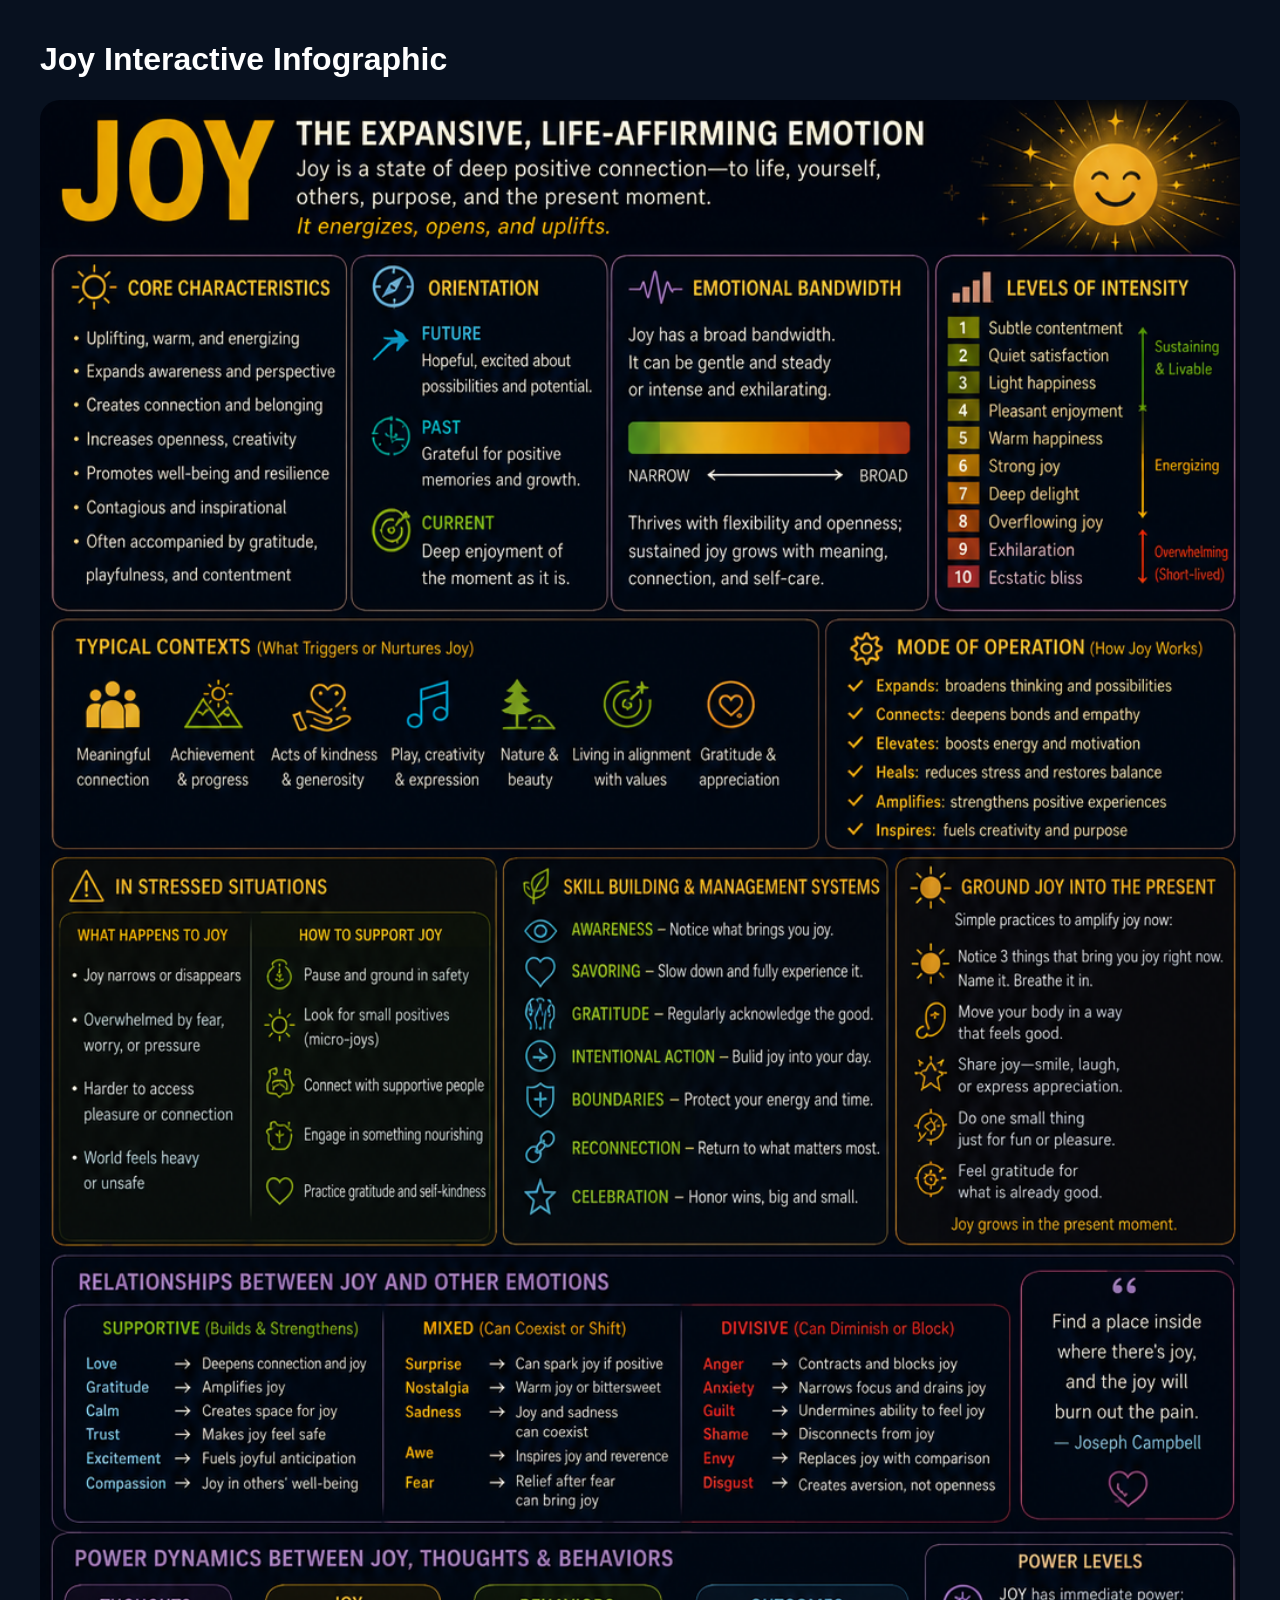
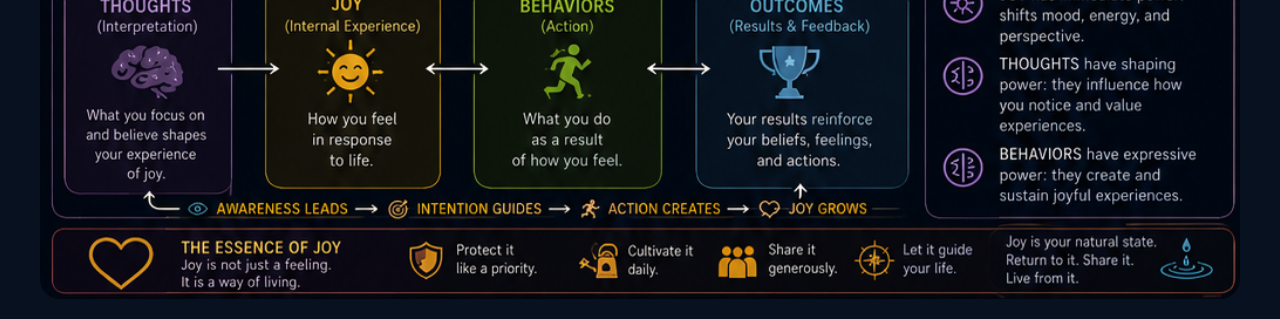
<file: index.html>
<!DOCTYPE html>
<html lang="en">
<head>
  <meta charset="UTF-8" />
  <meta name="viewport"
        content="width=device-width, initial-scale=1.0"/>

  <title>Interactive Joy Infographic</title>

  <link rel="stylesheet" href="style.css">
</head>

<body>

<div class="container">

  <h1>Joy Interactive Infographic</h1>

  <div class="image-wrapper">

    <img src="joy-infographic.png"
         alt="Joy infographic"
         class="infographic">

<!-- MAIN TITLE -->
<button class="hotspot title"
  onclick="openPanel(
  'JOY',
  'Joy is more than happiness or pleasure. It is an emotional experience that expands awareness, strengthens connection, and helps us recognize meaning, goodness, and what matters most. Joy can be quiet or vibrant, brief or enduring, and often grows through gratitude, connection, purpose, and engagement with life.',
  ''
  )"
  aria-label="Joy Title">
</button>

<!-- CORE CHARACTERISTICS -->
<button class="hotspot core"
  onclick="openPanel(
  'CORE CHARACTERISTICS',
  '• Uplifting, warm, and energizing\n\n• Expands awareness and perspective\n\n• Creates connection and belonging\n\n• Increases openness and creativity\n\n• Promotes well-being and resilience\n\n• Contagious and inspirational\n\n• Often accompanied by gratitude, playfulness, and contentment',
  'core-characteristics.html'
  )"
  aria-label="Core Characteristics">
</button>

<!-- ORIENTATION -->
<button class="hotspot orientation"
  onclick="openPanel(
  'ORIENTATION',
  '• Future-oriented joy often feels hopeful, excited, or inspired by possibility\n\n• Past-oriented joy may appear as gratitude, nostalgia, or appreciation for meaningful experiences\n\n• Present-oriented joy is grounded in enjoyment, connection, and meaning within the current moment',
  'orientation.html'
  )"
  aria-label="Orientation">
</button>

<!-- TYPICAL CONTEXTS -->
<button class="hotspot typical"
  onclick="openPanel(
  'TYPICAL CONTEXTS',
  '• Shared celebration and connection\n\n• Accomplishment and meaningful progress\n\n• Play, humor, creativity, and discovery\n\n• Gratitude, appreciation, and belonging\n\n• Moments of relief, beauty, or wonder',
  'typical-contexts.html'
  )"
  aria-label="Typical Contexts">
</button>

<!-- MODE OF OPERATION -->
<button class="hotspot mode"
  onclick="openPanel(
  'MODE OF OPERATION',
  '• Broadens attention and perspective\n\n• Opens the mind toward possibility\n\n• Increases flexibility and creativity\n\n• Encourages connection, exploration, and engagement\n\n• Builds energy for growth and resilience',
  'mode-of-operation.html'
  )"
  aria-label="Mode of Operation">
</button>

<!-- SKILL BUILDING -->
<button class="hotspot skill"
  onclick="openPanel(
  'SKILL BUILDING & MANAGEMENT SYSTEMS',
  '• Notice joy without rushing past it\n\n• Protect conditions that allow joy to grow\n\n• Practice gratitude, playfulness, and presence\n\n• Share joy in ways that create connection\n\n• Use joy as information about values, meaning, and belonging',
  'skill-building.html'
  )"
  aria-label="Skill Building and Management Systems">
</button>

<!-- EMOTIONAL BANDWIDTH -->
<button class="hotspot bandwidth"
  onclick="openPanel(
  'EMOTIONAL BANDWIDTH',
  '• Joy can be subtle, steady, bright, or deeply moving\n\n• It can appear as quiet contentment or full celebration\n\n• Joy expands emotional space instead of narrowing it\n\n• It may coexist with sadness, grief, stress, or uncertainty',
  ''
  )"
  aria-label="Emotional Bandwidth">
</button>

<!-- LEVELS OF INTENSITY -->
<button class="hotspot intensity"
  onclick="openPanel(
  'LEVELS OF INTENSITY',
  '• Low intensity joy may feel like calm appreciation or peaceful contentment\n\n• Moderate joy may feel warm, playful, connected, or energized\n\n• High intensity joy may feel exciting, celebratory, radiant, or deeply moving\n\n• Intensity can rise and fall without making joy less real',
  ''
  )"
  aria-label="Levels of Intensity">
</button>

<!-- IN STRESSED SITUATIONS -->
<button class="hotspot stressed"
  onclick="openPanel(
  'IN STRESSED SITUATIONS',
  '• Stress often narrows attention and makes joy harder to notice\n\n• Joy may become quiet, brief, or hidden under pressure\n\n• Small moments of joy can help restore emotional balance\n\n• Reconnection, rest, meaning, and support can make joy accessible again',
  ''
  )"
  aria-label="In Stressed Situations">
</button>

<!-- GROUND JOY -->
<button class="hotspot ground"
  onclick="openPanel(
  'GROUND JOY INTO THE PRESENT',
  '• Pause long enough to notice what is good, meaningful, or connecting\n\n• Let the body experience joy instead of rushing past it\n\n• Use breath, attention, gratitude, or connection to stay present\n\n• Grounding joy helps it become more real and memorable',
  ''
  )"
  aria-label="Ground Joy Into the Present">
</button>

<!-- RELATIONSHIPS -->
<button class="hotspot relationships"
  onclick="openPanel(
  'RELATIONSHIPS BETWEEN JOY AND OTHER EMOTIONS',
  '• Some emotions support joy, such as love, gratitude, calm, trust, excitement, and compassion\n\n• Some emotions mix with joy, such as surprise, nostalgia, sadness, awe, and relief after fear\n\n• Some emotions can block or distort joy, such as anger, anxiety, guilt, shame, envy, and disgust\n\n• Joy often becomes clearer when students understand how emotions interact',
  ''
  )"
  aria-label="Relationships Between Joy and Other Emotions">
</button>

<!-- QUOTE -->
<button class="hotspot quote"
  onclick="openPanel(
  'JOY QUOTE',
  'To get the full value of joy you must have someone to divide it with.\n\n— Mark Twain',
  ''
  )"
  aria-label="Joy Quote">
</button>

<!-- POWER DYNAMICS -->
<button class="hotspot power"
  onclick="openPanel(
  'POWER DYNAMICS BETWEEN JOY, THOUGHTS, AND BEHAVIORS',
  '• Awareness helps students recognize where joy is present or missing\n\n• Thoughts can either open space for joy or block it through comparison, fear, or pressure\n\n• Behaviors create conditions where joy can grow through connection, meaning, presence, and action\n\n• Joy can influence choices, motivation, relationships, and resilience',
  ''
  )"
  aria-label="Power Dynamics">
</button>

<!-- POWER LEVELS -->
<button class="hotspot powerlevels"
  onclick="openPanel(
  'POWER LEVELS',
  '• Joy has immediate power by shifting mood, energy, and perspective\n\n• Thoughts have shaping power because they influence how experiences are interpreted\n\n• Behaviors have expressive power because they create and sustain joyful experiences',
  ''
  )"
  aria-label="Power Levels">
</button>

<!-- ESSENCE OF JOY -->
<button class="hotspot essence"
  onclick="openPanel(
  'THE ESSENCE OF JOY',
  '• Joy is not just a feeling. It is a way of living\n\n• Protect it like a priority\n\n• Cultivate it daily\n\n• Share it generously\n\n• Let it guide your life',
  ''
  )"
  aria-label="The Essence of Joy">
</button>

  <!-- PANEL -->

  <div id="panel"
       class="panel hidden">

    <h2 id="panelTitle"></h2>

    <p id="panelText"></p>

    <button onclick="speakText()">
      🔊 Listen
    </button>

    <button id="learnMoreBtn">
      Explore More →
    </button>

    <button onclick="closePanel()">
      Close
    </button>

  </div>

</div>

<script src="script.js"></script>

</body>
</html>
</file>
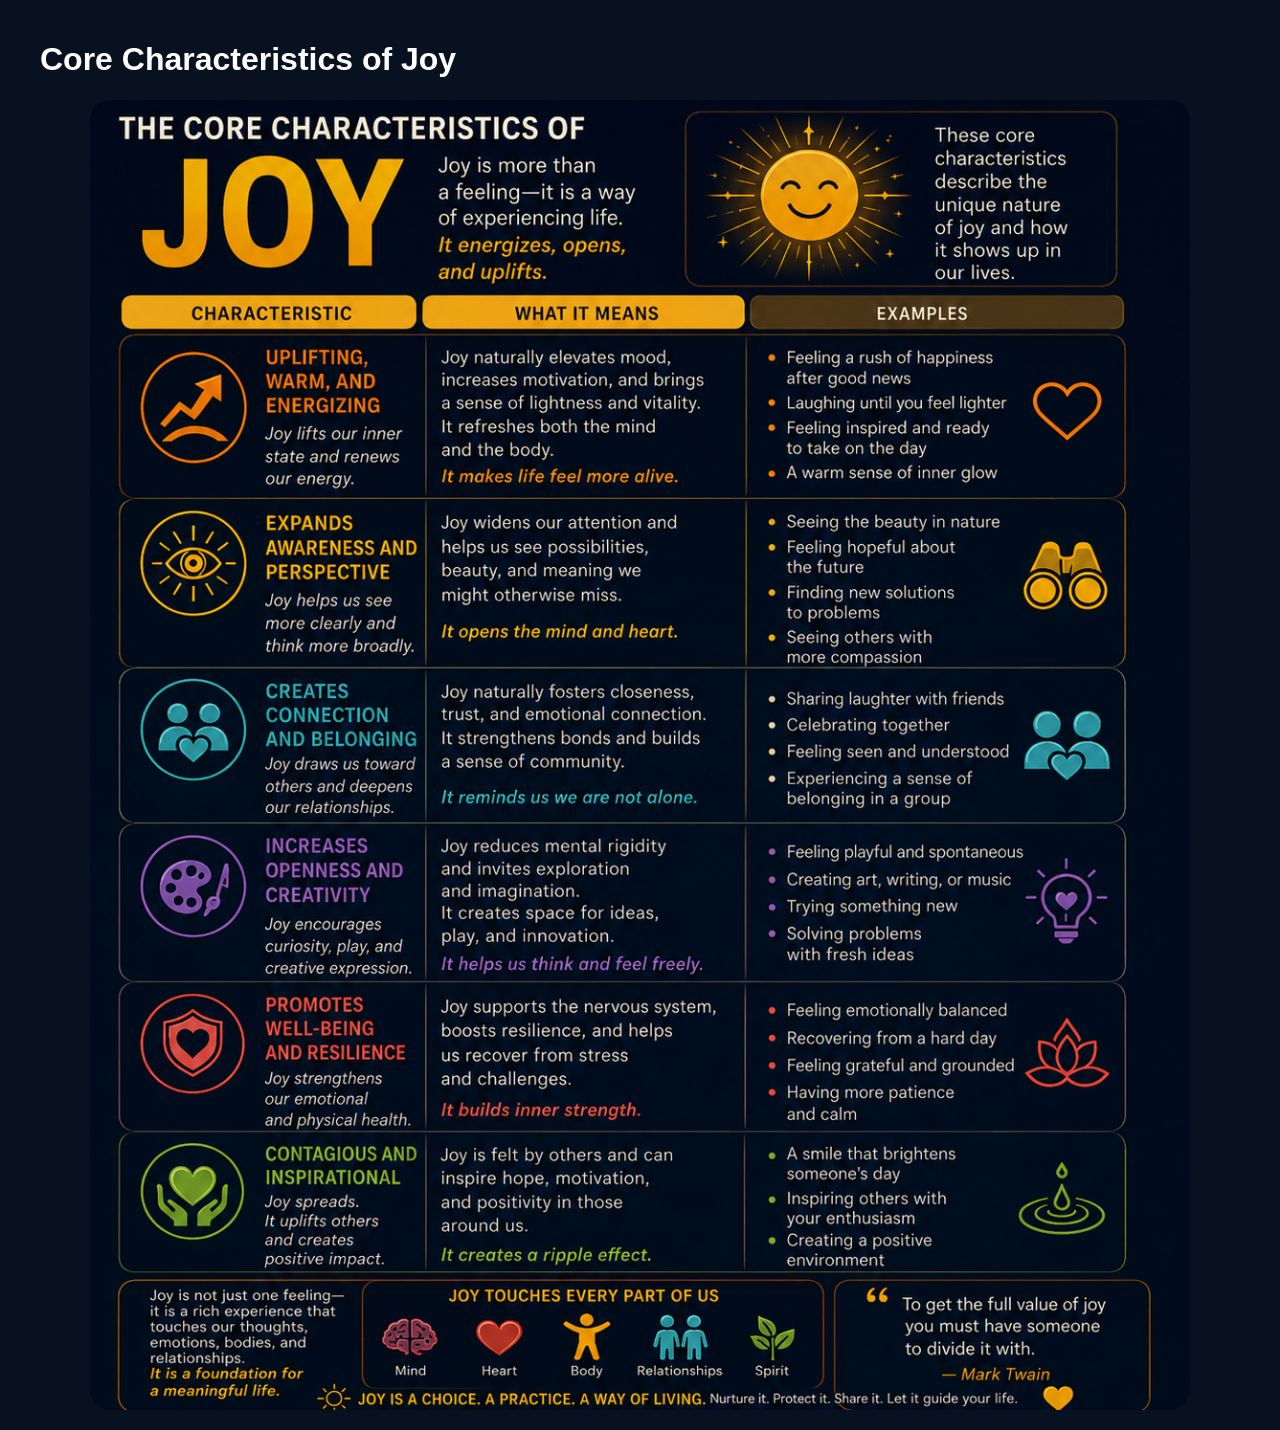
<file: core-characteristics.html>
<!DOCTYPE html>
<html lang="en">

<head>
  <meta charset="UTF-8" />
  <meta name="viewport"
        content="width=device-width, initial-scale=1.0"/>

  <title>Core Characteristics of Joy</title>

  <link rel="stylesheet" href="style.css">
</head>

<body>

<div class="container">

  <h1>Core Characteristics of Joy</h1>

  <div class="core-wrapper">

    <img src="core-characteristics.png"
         alt="Core Characteristics of Joy infographic"
         class="core-img">

    <!-- TITLE SECTION -->
    <button class="core-hotspot core-title"
      onclick="openCorePanel(
        'The Core Characteristics of Joy',
        'Joy is more than a feeling. It is a way of experiencing life. It energizes, opens, and uplifts. These core characteristics describe the unique nature of joy and how it shows up in our lives.'
      )"
      aria-label="The Core Characteristics of Joy">
    </button>

    <!-- UPLIFTING -->
<button class="core-hotspot core-uplifting"
  onclick="openCorePanel(
    'Characteristics: Uplifting, Warm, and Energizing',
    'What it means: Joy lifts our inner state and renews our energy. Joy naturally elevates mood, increases motivation, and brings a sense of lightness and vitality. It refreshes both the mind and the body. It makes life feel more alive.\n\nExamples: Feeling a rush of happiness after good news. Laughing until you feel lighter. Feeling inspired and ready to take on the day. A warm sense of inner glow.'
  )"
  aria-label="Uplifting, Warm, and Energizing">
</button>

    <!-- EXPANDS AWARENESS -->
    <button class="core-hotspot core-awareness"
      onclick="openCorePanel(
        'Characteristics: Expands Awareness and Perspective','Joy helps us see more clearly and think more broadly.\n\nWhat it means: Joy widens attention and helps us see possibility, beauty, and meaning we might otherwise miss. It opens the mind and heart.\n\nExamples: Seeing beauty in nature. Feeling hopeful about the future. Finding new solutions to problems. Seeing others with more compassion.'
      )"
      aria-label="Expands Awareness and Perspective">
    </button>

    <!-- CONNECTION -->
    <button class="core-hotspot core-connection"
      onclick="openCorePanel(
        'Characteristics: Creates Connection and Belonging', 'Joy draws us toward others and deepens our relationships.\n\nWhat it means: Joy naturally fosters closeness, trust, and emotional connection. It strengthens bonds and builds a sense of community. It reminds us we are not alone.\n\nExamples: Sharing laughter with friends. Celebrating together. Feeling seen and understood. Experiencing a sense of belonging in a group.'
      )"
      aria-label="Creates Connection and Belonging">
    </button>

    <!-- CREATIVITY -->
    <button class="core-hotspot core-creativity"
      onclick="openCorePanel(
        'Characteristics: Increases Openness and Creativity', 'Joy encourages curiosity, play, and creative expression.\n\nWhat it means: Joy reduces mental rigidity and invites exploration and imagination. It helps us think and feel freely.\n\nExamples: Feeling playful and spontaneous. Creating are, writing, or music. Trying something new. Solving problems with fresh ideas.'
      )"
      aria-label="Increases Openness and Creativity">
    </button>

    <!-- WELL-BEING -->
    <button class="core-hotspot core-wellbeing"
      onclick="openCorePanel(
        'Characteristics: Promotes Well-Being and Resilience', 'Joy strengthens our emotional and physical health.\n\nWhat it means: Joy supports the nervous system, boosts resilience, and helps us recover from stress and challenges. It builds inner  strength.\n\nExamples: Feeling emotionally balanced. Recovering from a hard day. Feeling grateful and grounded. Having more patience and calm.'
      )"
      aria-label="Promotes Well-Being and Resilience">
    </button>

    <!-- CONTAGIOUS -->
    <button class="core-hotspot core-contagious"
      onclick="openCorePanel(
        'Characteristics: Contagious and Inspirational', 'Joy spreads. It uplifts others and creates positive impact.\n\nWhat it means: Joy is felt by others and can inspire hope, motivation, and positivity in those around us. It creates a ripple effect.\n\nExamples: A smile that brightens soomeone\'s day. Inspiring others with your enthusiasm. Creating a positive environment.'
      )"
      aria-label="Contagious and Inspirational">
    </button>

<div class="core-bottom-zone">

  <button class="core-hotspot core-bottom-main"
    onclick="openCorePanel(
      'Joy touches every part of us: Mind, heart, body, relationships, spirt', 'Joy is not just one feeling. It is a rich experience that touches our thoughts, emotions, bodies, and relationships. It is a foundation for a meaningful life.\n\nJoy is a choice. A practice. A way of living.\n\nNurture it. Protect it. Share it. Let it guide your life.'
    )"
    aria-label="Joy as a whole-life experience">
  </button>

  <button class="core-hotspot core-twain"
    onclick="openCorePanel(
      'Mark Twain Quote',
      'To get the full value of joy you must have someone to divide it with. Mark Twain'
    )"
    aria-label="Mark Twain quote about joy">
  </button>

</div>  

  <!-- RIGHT SIDE PANEL -->

  <div id="corePanel"
       class="core-panel hidden">

    <h2 id="corePanelTitle"></h2>

    <p id="corePanelText"></p>

    <button onclick="speakCoreText()">
      🔊 Listen
    </button>

    <button onclick="closeCorePanel()">
      Close
    </button>

  </div>

</div>

<script src="script.js"></script>

</body>
</html>
</file>
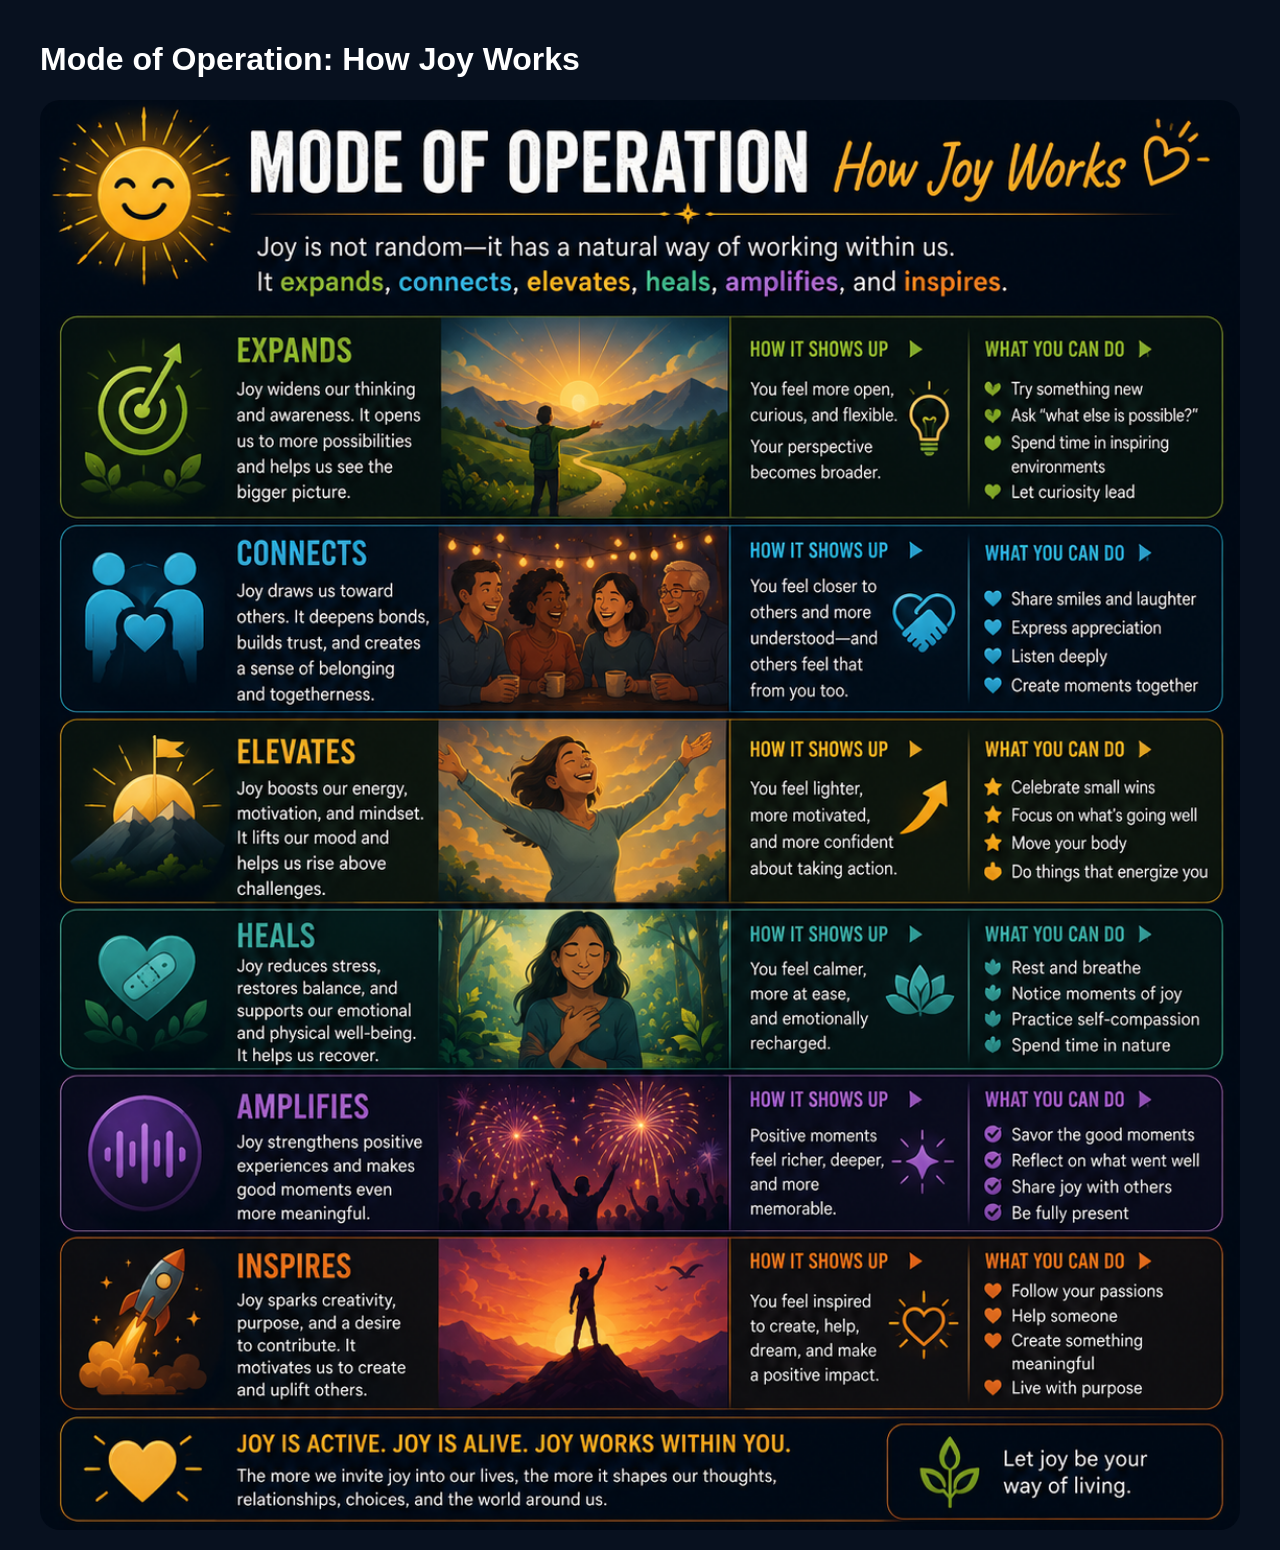
<file: mode-of-operation.html>
<!DOCTYPE html>
<html lang="en">
<head>
  <meta charset="UTF-8" />
  <meta name="viewport" content="width=device-width, initial-scale=1.0"/>
  <title>Mode of Operation: How Joy Works</title>
  <link rel="stylesheet" href="style.css">
</head>

<body>

<div class="container">

  <h1>Mode of Operation: How Joy Works</h1>

  <div class="mode-wrapper">

    <img src="Mode-of-operation.png"
         alt="Mode of Operation: How Joy Works infographic"
         class="mode-img">

    <!-- TITLE SECTION -->
    <button class="mode-hotspot mode-title"
      onclick="openCorePanel(
        'Mode of Operation: How Joy Works',
        'Joy is not random. It has a natural way of working within us. Joy expands, connects, elevates, heals, amplifies, and inspires.'
      )"
      aria-label="Mode of Operation title section">
    </button>

    <!-- EXPANDS -->
    <button class="mode-hotspot mode-expands"
      onclick="openCorePanel(
        'Expands',
        'Joy widens our thinking and awareness. It opens us to more possibilities and helps us see the bigger picture.\n\nHow it shows up: You feel more open, curious, and flexible. Your perspective becomes broader.\n\nWhat you can do: Try something new. Ask what else is possible. Spend time in inspiring environments. Let curiosity lead.'
      )"
      aria-label="Expands">
    </button>

    <!-- CONNECTS -->
    <button class="mode-hotspot mode-connects"
      onclick="openCorePanel(
        'Connects',
        'Joy draws us toward others. It deepens bonds, builds trust, and creates a sense of belonging and togetherness.\n\nHow it shows up: You feel closer to others and more understood. And others may feel that warmth from you too.\n\nWhat you can do: Share smiles and laughter. Express appreciation. Listen deeply. Create moments together.'
      )"
      aria-label="Connects">
    </button>

    <!-- ELEVATES -->
    <button class="mode-hotspot mode-elevates"
      onclick="openCorePanel(
        'Elevates',
        'Joy boosts energy, motivation, and mindset. It lifts our mood and helps us rise above challenges.\n\nHow it shows up: You feel lighter, more motivated, and more confident about taking action.\n\nWhat you can do: Celebrate small wins. Focus on what is going well. Move your body. Do things that energize you.'
      )"
      aria-label="Elevates">
    </button>

    <!-- HEALS -->
    <button class="mode-hotspot mode-heals"
      onclick="openCorePanel(
        'Heals',
        'Joy reduces stress, restores balance, and supports our emotional and physical well-being. It helps us recover.\n\nHow it shows up: You feel calmer, more at ease, and emotionally recharged.\n\nWhat you can do: Rest and breathe. Notice moments of joy. Practice self-compassion. Spend time in nature.'
      )"
      aria-label="Heals">
    </button>

    <!-- AMPLIFIES -->
    <button class="mode-hotspot mode-amplifies"
      onclick="openCorePanel(
        'Amplifies',
        'Joy strengthens positive experiences and makes good moments even more meaningful.\n\nHow it shows up: Positive moments feel richer, deeper, and more memorable.\n\nWhat you can do: Savor the good moments. Reflect on what went well. Share joy with others. Be fully present.'
      )"
      aria-label="Amplifies">
    </button>

    <!-- INSPIRES -->
    <button class="mode-hotspot mode-inspires"
      onclick="openCorePanel(
        'Inspires',
        'Joy sparks creativity, purpose, and a desire to contribute. It motivates us to create and uplift others.\n\nHow it shows up: You feel inspired to create, help, dream, and make a positive impact.\n\nWhat you can do: Follow your passions. Help someone. Create something meaningful. Live with purpose.'
      )"
      aria-label="Inspires">
    </button>

    <!-- BOTTOM SECTION -->
    <button class="mode-hotspot mode-bottom"
      onclick="openCorePanel(
        'Joy is active. Joy is alive. Joy works within you.',
        'The more we invite joy into our lives, the more it shapes our thoughts, relationships, choices, and the world around us. Let joy be your way of living.'
      )"
      aria-label="Joy is active bottom section">
    </button>

  </div>

  <div id="corePanel" class="core-panel hidden">
    <h2 id="corePanelTitle"></h2>
    <p id="corePanelText"></p>

    <button onclick="speakCoreText()">🔊 Listen</button>
    <button onclick="closeCorePanel()">Close</button>
  </div>

</div>

<script src="script.js"></script>

</body>
</html>
</file>
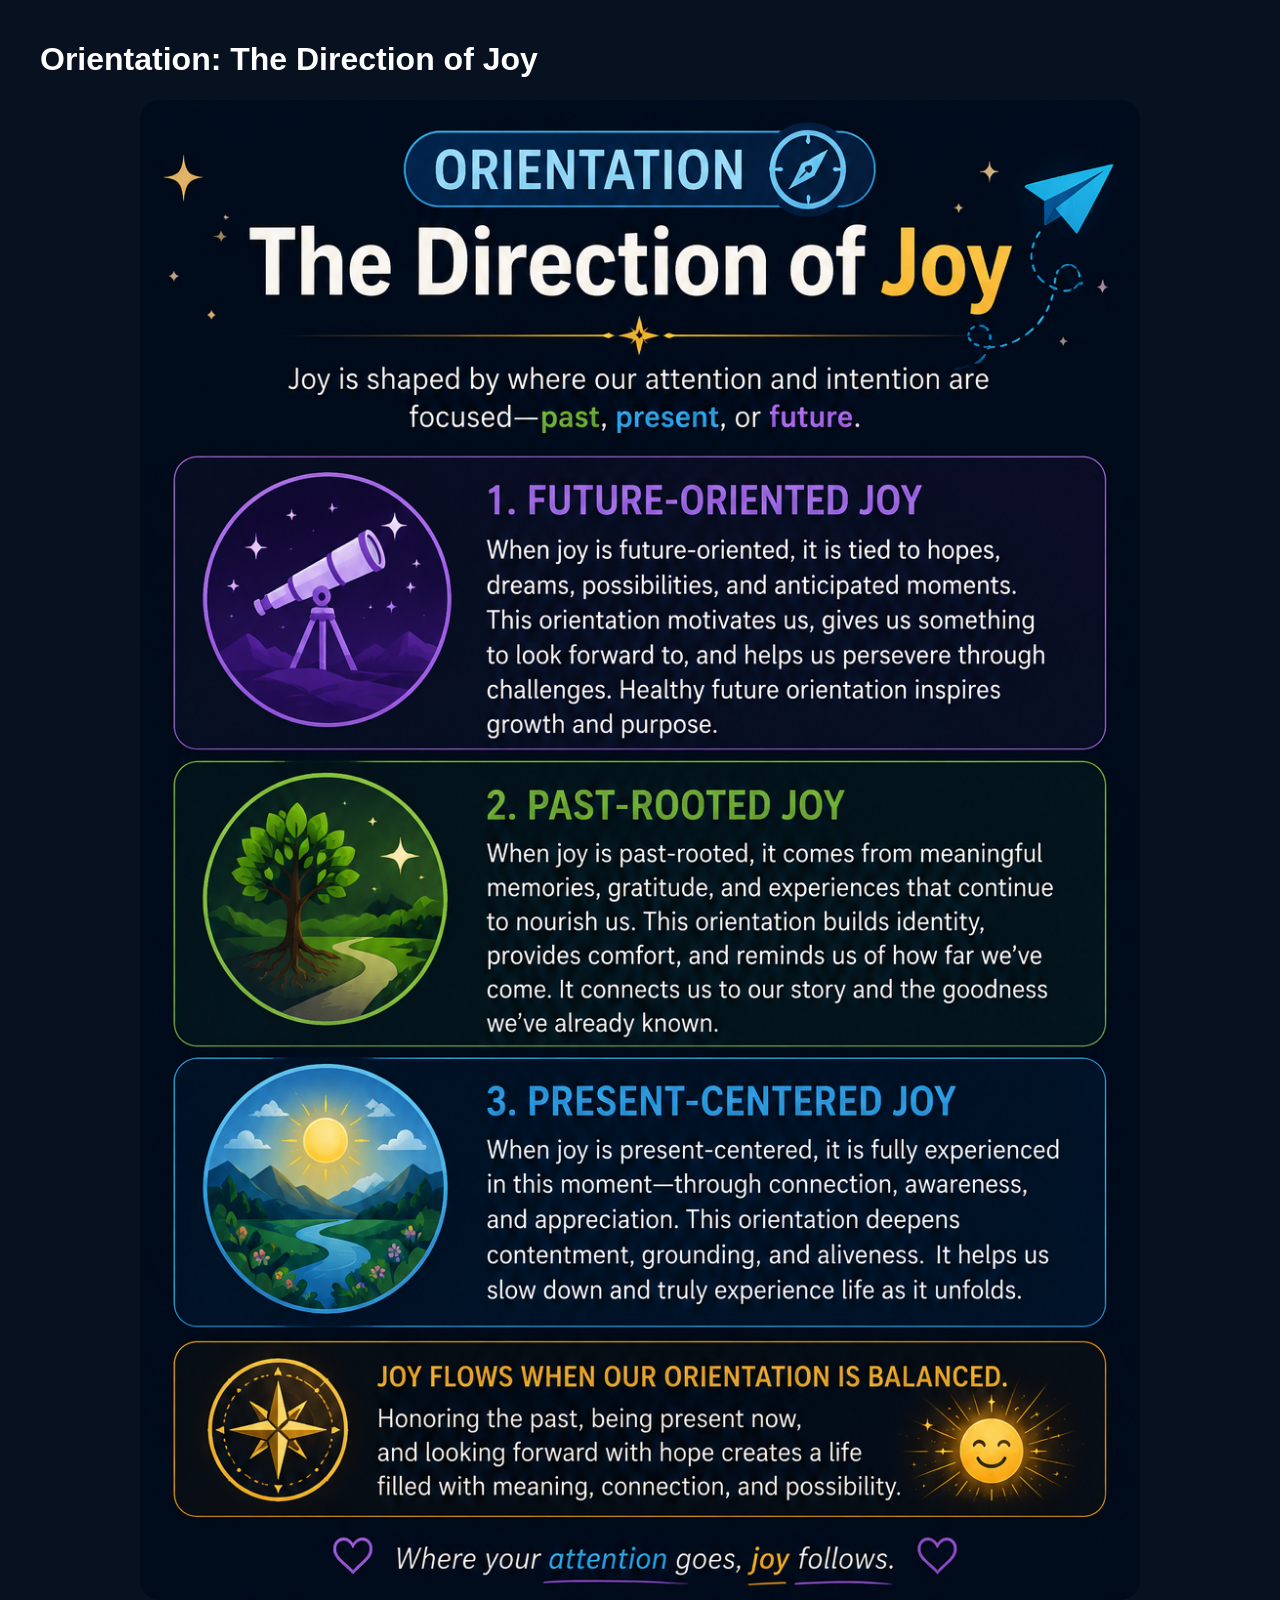
<file: orientation.html>
<!DOCTYPE html>
<html lang="en">
<head>
  <meta charset="UTF-8" />
  <meta name="viewport" content="width=device-width, initial-scale=1.0"/>
  <title>Orientation: The Direction of Joy</title>
  <link rel="stylesheet" href="style.css">
</head>

<body>

<div class="container">

  <h1>Orientation: The Direction of Joy</h1>

  <div class="orientation-wrapper">

    <img src="orientation.png"
         alt="Orientation: The Direction of Joy infographic"
         class="orientation-img">

    <!-- TITLE SECTION -->
    <button class="orientation-hotspot orientation-title"
      onclick="openCorePanel(
        'Orientation: The Direction of Joy',
        'Joy is shaped by where our attention and intention are focused: past, present, or future.'
      )"
      aria-label="Orientation title section">
    </button>

    <!-- FUTURE-ORIENTED JOY -->
    <button class="orientation-hotspot orientation-future"
      onclick="openCorePanel(
        'Future-Oriented Joy',
        'When joy is future\-oriented, it is tied to hopes, dreams, possibilities, and anticipated moments. This orientation motivates us, gives us something to look forward to and helps us persevere through challenges. Healthy future orientation inspires growth and purpose.'
      )"
      aria-label="Future-oriented joy">
    </button>

    <!-- PAST-ROOTED JOY -->
    <button class="orientation-hotspot orientation-past"
      onclick="openCorePanel(
        'Past-Rooted Joy',
        'When joy is past-rooted, it comes from meaningful memories, gratitude, and experiences that continue to nourish us. This orientation builds identity, provides comfort, and reminds us how far we\'ve come. It connects us to our story and the goodness we have already known.'
      )"
      aria-label="Past-rooted joy">
    </button>

    <!-- PRESENT-CENTERED JOY -->
    <button class="orientation-hotspot orientation-present"
      onclick="openCorePanel(
        'Present-Centered Joy',
        'When joy is present-centered joy it is fully experienced in this moment; through connection, awareness, and appreciation. This orientation deepens contentment, grounding, and aliveness. It helps us slow down and truly experience life as it unfolds.'
      )"
      aria-label="Present-centered joy">
    </button>

    <!-- BALANCED ORIENTATION -->
    <button class="orientation-hotspot orientation-balance"
      onclick="openCorePanel(
        'Joy Flows When Orientation Is Balanced',
        'Honoring the past, being preent now, and looking forward with hope creates a life filled with meaning, connection, and possibility.\n\nWhere your attention goes, joy follows.'
      )"
      aria-label="Joy flows when orientation is balanced">
    </button>

  </div>

  <div id="corePanel" class="core-panel hidden">
    <h2 id="corePanelTitle"></h2>
    <p id="corePanelText"></p>

    <button onclick="speakCoreText()">🔊 Listen</button>
    <button onclick="closeCorePanel()">Close</button>
  </div>

</div>

<script src="script.js"></script>

</body>
</html>
</file>
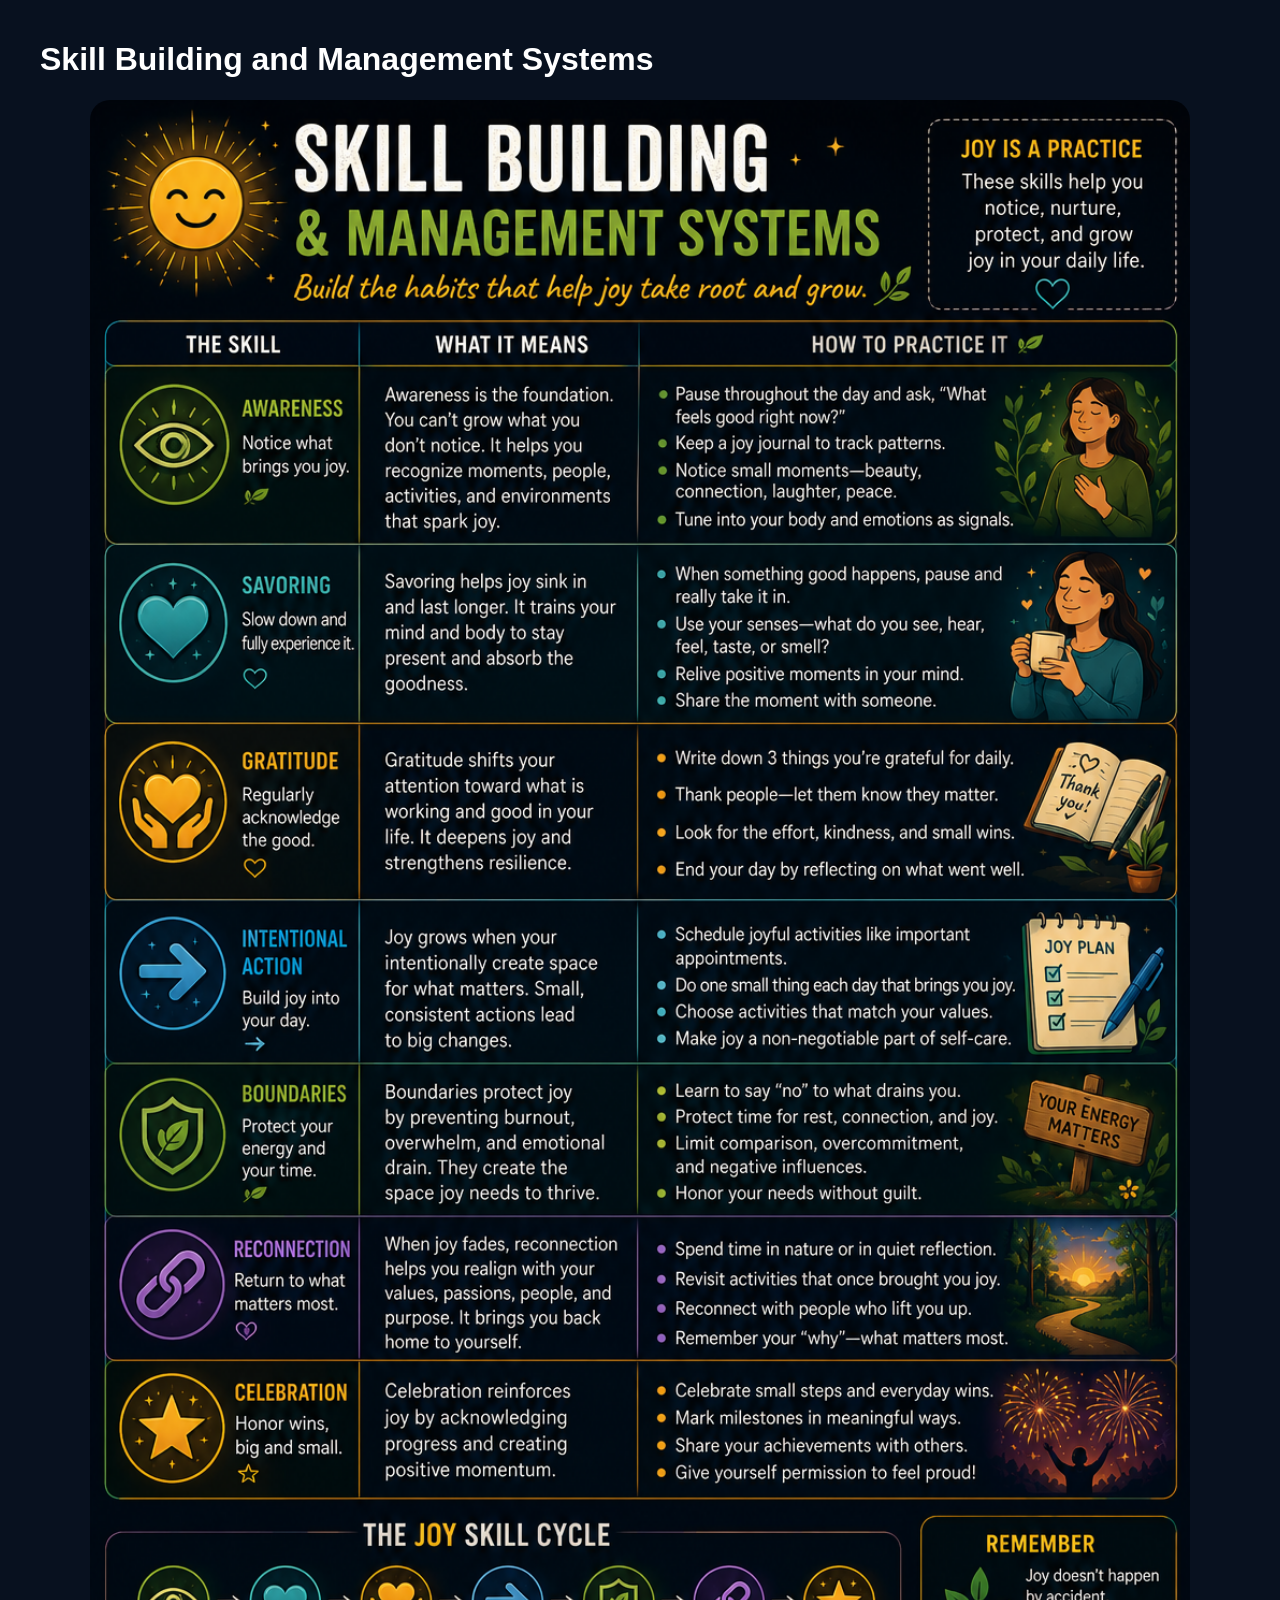
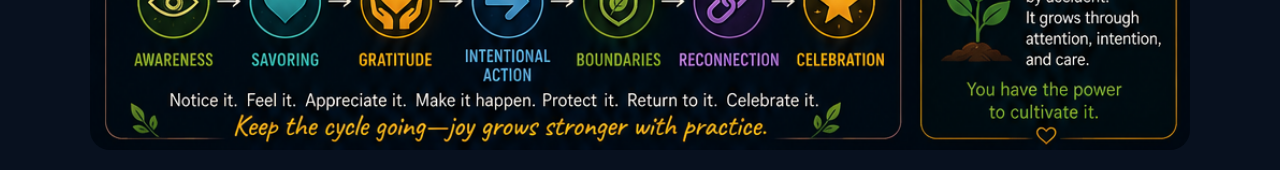
<file: skill-building.html>
<!DOCTYPE html>
<html lang="en">
<head>
  <meta charset="UTF-8" />
  <meta name="viewport" content="width=device-width, initial-scale=1.0"/>
  <title>Skill Building and Management Systems</title>
  <link rel="stylesheet" href="style.css">
</head>

<body>

<div class="container">

  <h1>Skill Building and Management Systems</h1>

  <div class="skill-wrapper">

    <img src="Skill-building.png"
         alt="Skill Building and Management Systems infographic"
         class="skill-img">

    <!-- TITLE SECTION -->
    <button class="skill-hotspot skill-title"
      onclick="openCorePanel(
        'Skill Building and Management Systems',
        'Build the habits that help joy take root and grow.\n\nJoy is a practice. These skills help you notice, nurture, protect, and grow joy in daily life. Joy does not only happen by accident. It grows through attention, intention, and care.'
      )"
      aria-label="Skill Building title section"></button>

    <!-- AWARENESS -->
    <button class="skill-hotspot skill-awareness"
      onclick="openCorePanel(
        'The Skill:Awareness, notice what brings you joy',
        'What it means: Awareness is the foundation. You cannot grow what you do not notice. Awareness helps you recognize the moments, people, activities, environments, and body signals that spark joy.\n\nHow to practice it: Pause throughout the day and ask, What feels good right now? Keep a journal to track patterns. Notice small moments; beauty, connection, laughter, peace. Tune into your body and emotions as signals.'
      )"
      aria-label="Awareness"></button>

    <!-- SAVORING -->
    <button class="skill-hotspot skill-savoring"
      onclick="openCorePanel(
        'The Skill: Savoring; slow down and fully experience it.',
        'What it means: Savoring helps joy sink in and last longer. It trains your mind and body to stay present and absorb goodness.\n\nHow to practice it: When something good happens, pause, and really take it in. Use your senses; what do you see, hear, feel, taste, or smell? Relive positive moments in your mind. Share the moment with someone.'
      )"
      aria-label="Savoring"></button>

    <!-- GRATITUDE -->
    <button class="skill-hotspot skill-gratitude"
      onclick="openCorePanel(
        'The Skill: Gratitude; regularly acknowledge the good.',
        'What it means: Gratitude shifts attention toward what is working and good in life. It deepens joy and strengthens resilience.\n\nHow to practice it: Write down 3 things you\'re grateful for daily. Thanks people, let them know they matter. Look for the effort, kindness, and small wins. End your day by reflecting on what went well.'
      )"
      aria-label="Gratitude"></button>

    <!-- INTENTIONAL ACTION -->
    <button class="skill-hotspot skill-action"
      onclick="openCorePanel(
        'The Skill: Intentional Action; build joy into your day.',
        'What it means: Joy grows when we intentionally create space for what matters. Small, consistent actions lead to big changes.\n\nHow to practice it: Schedule joyful activities like important appointments. Do one small thing each day that brings you joy. Choose activities that match your values. Make joy a non\-negotiable part of self\-care.'
      )"
      aria-label="Intentional Action"></button>

    <!-- BOUNDARIES -->
    <button class="skill-hotspot skill-boundaries"
      onclick="openCorePanel(
        'The Skill: Boundaries; Protect your energy and your time.',
        'What it means: Boundaries protect joy by preventing burnout, overwhelm, and emotional drain. They create the space joy needs to thrive.\n\nHow to practice it: Learn to say no to what drains you. Protect time for rest, connection, and joy. Limit comparison, overcommitment, and negative influences. Honor your needs without guilt.'
      )"
      aria-label="Boundaries"></button>

    <!-- RECONNECTION -->
    <button class="skill-hotspot skill-reconnection"
      onclick="openCorePanel(
        'The Skill: Reconnection; Return to what matters.',
        'What it means: When joy fades, reconnection helps you realign with your values, passions, people, and purpose. It brings you back home to yourself.\n\nHow to practice it: Spend time in nature or in quiet reflection. Revisit activities that once brought you joy. Reconnect with people who lift you up. Remember your why, what matters most.'
      )"
      aria-label="Reconnection"></button>

    <!-- CELEBRATION -->
    <button class="skill-hotspot skill-celebration"
      onclick="openCorePanel(
        'The Skill: Celebration; Honor wins, big and small.',
        'What it means: Celebration reinforces joy by acknowledging progress and creating positive momentum.\n\nHow to practice it: Celebrate small steps and everyday wins. Mark milestones in meaningful ways. Share your achievements with others. Give yourself permission to feel proud.'
      )"
      aria-label="Celebration"></button>

    <!-- JOY SKILL CYCLE -->
    <button class="skill-hotspot skill-cycle"
      onclick="openCorePanel(
        'The Joy Skill Cycle',
        'Awareness, savoring, gratitude, intentional action, boundaries, reconnection, and celebration.\n\nNotice it. Feel it. Appreciate it. Make it happen. Protect it. Return to it. Celebrate it. Keeping the cycle going helps joy grow stronger with practice.'
      )"
      aria-label="The Joy Skill Cycle"></button>

    <!-- REMEMBER -->
    <button class="skill-hotspot skill-remember"
      onclick="openCorePanel(
        'Remember',
        'Joy does not happen only by accident. It grows through attention, intention, and care.\n\nYou have the power to cultivate it.'
      )"
      aria-label="Remember"></button>

  </div>

  <div id="corePanel" class="core-panel hidden">
    <h2 id="corePanelTitle"></h2>
    <p id="corePanelText"></p>

    <button onclick="speakCoreText()">🔊 Listen</button>
    <button onclick="closeCorePanel()">Close</button>
  </div>

</div>

<script src="script.js"></script>

</body>
</html>
</file>
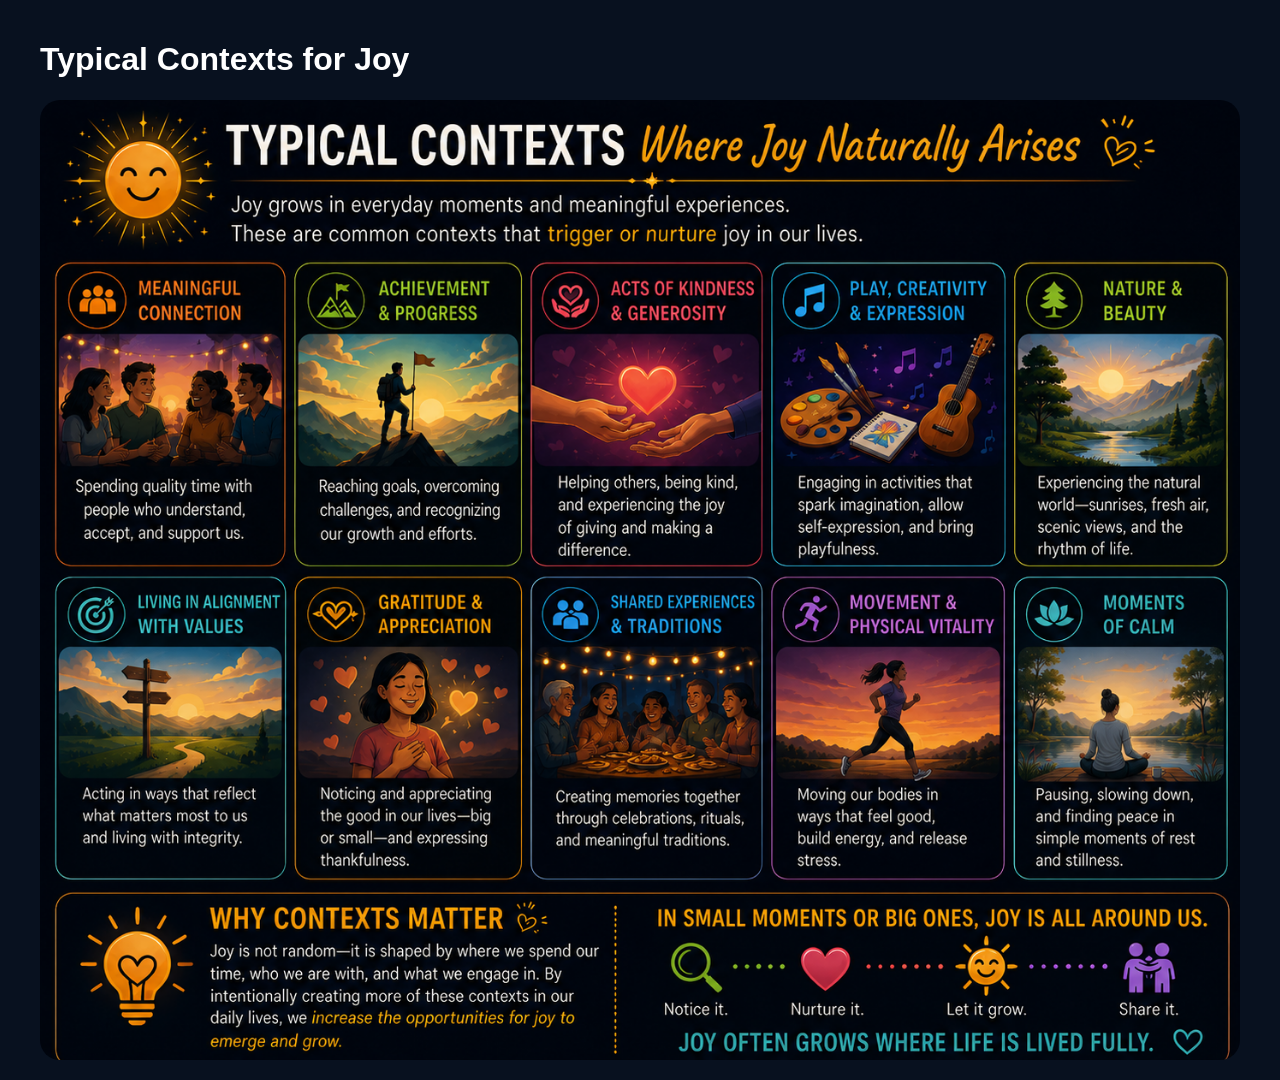
<file: typical-contexts.html>
<!DOCTYPE html>
<html lang="en">
<head>
  <meta charset="UTF-8" />
  <meta name="viewport" content="width=device-width, initial-scale=1.0"/>
  <title>Typical Contexts for Joy</title>
  <link rel="stylesheet" href="style.css">
</head>

<body>

<div class="container">

  <h1>Typical Contexts for Joy</h1>

  <div class="typical-wrapper">

    <img src="typical-contexts.png"
         alt="Typical Contexts Where Joy Naturally Arises infographic"
         class="typical-img">

    <!-- TITLE SECTION -->
    <button class="typical-hotspot typical-title"
      onclick="openCorePanel(
        'Typical Contexts: Where Joy Naturally Arises',
        'Joy grows in everyday moments and meaningful experiences. These are common contexts that trigger or nurture joy in our lives.'
      )"
      aria-label="Typical Contexts title section"></button>

    <!-- MEANINGFUL CONNECTION -->
    <button class="typical-hotspot typical-connection"
      onclick="openCorePanel(
        'Meaningful Connection',
        'Spending quality time with people who understand, accept, and support us.'
      )"
      aria-label="Meaningful Connection"></button>

    <!-- ACHIEVEMENT AND PROGRESS -->
    <button class="typical-hotspot typical-achievement"
      onclick="openCorePanel(
        'Achievement and Progress',
        'Reaching goals, overcoming challenges, and recognizing our growth and efforts.'
      )"
      aria-label="Achievement and Progress"></button>

    <!-- ACTS OF KINDNESS -->
    <button class="typical-hotspot typical-kindness"
      onclick="openCorePanel(
        'Acts of Kindness and Generosity',
        'Helping others, being kind, and experiencing the joy of giving and making a difference.'
      )"
      aria-label="Acts of Kindness and Generosity"></button>

    <!-- PLAY, CREATIVITY, EXPRESSION -->
    <button class="typical-hotspot typical-play"
      onclick="openCorePanel(
        'Play, Creativity, and Expression',
        'Engaging in activities that spark imagination, allow self\-expression, and bring playfulness'
      )"
      aria-label="Play Creativity and Expression"></button>

    <!-- NATURE AND BEAUTY -->
    <button class="typical-hotspot typical-nature"
      onclick="openCorePanel(
        'Nature and Beauty',
        'Experiencing the natural world; sunrises, fresh air, scenic views, and the rhythm of life.'
      )"
      aria-label="Nature and Beauty"></button>

    <!-- LIVING IN ALIGNMENT WITH VALUES -->
    <button class="typical-hotspot typical-values"
      onclick="openCorePanel(
        'Living in Alignment With Values',
        'Acting in ways that reflect what matters most to us and living with integrity'
      )"
      aria-label="Living in Alignment With Values"></button>

    <!-- GRATITUDE AND APPRECIATION -->
    <button class="typical-hotspot typical-gratitude"
      onclick="openCorePanel(
        'Gratitude and Appreciation',
        'Noticing and appreciating the good in our lives; big or small, and expressing thankfulness.'
      )"
      aria-label="Gratitude and Appreciation"></button>

    <!-- SHARED EXPERIENCES -->
    <button class="typical-hotspot typical-shared"
      onclick="openCorePanel(
        'Shared Experiences and Traditions',
        'Creating memories together through celebrations, rituals, and meaningful traditions.'
      )"
      aria-label="Shared Experiences and Traditions"></button>

    <!-- MOVEMENT AND PHYSICAL VITALITY -->
    <button class="typical-hotspot typical-movement"
      onclick="openCorePanel(
        'Movement and Physical Vitality',
        'Moving our bodies in ways that feel good, build energy, and release stress.'
      )"
      aria-label="Movement and Physical Vitality"></button>

    <!-- MOMENTS OF CALM -->
    <button class="typical-hotspot typical-calm"
      onclick="openCorePanel(
        'Moments of Calm',
        'Pausing, slowing down, and finding peace in simple moments of rest and stillness.'
      )"
      aria-label="Moments of Calm"></button>

    <!-- WHY CONTEXTS MATTER -->
    <button class="typical-hotspot typical-why"
      onclick="openCorePanel(
        'Why Contexts Matter',
        'Joy is not random. It is shaped by where we spend our time, who we are with, and what we engage in. By intentionally creating more joy-supporting contexts in daily life, we increase the opportunities for joy to emerge and grow.'
      )"
      aria-label="Why Contexts Matter"></button>

    <!-- IN SMALL MOMENTS -->
    <button class="typical-hotspot typical-small"
      onclick="openCorePanel(
        'In Small Moments or Big Ones, Joy Is All Around Us\n\nJoy often grows where life is fully lived.\n\nNotice it. Nurture it. Let it grow. Share it.'
      )"
      aria-label="In small moments or big ones joy is all around us"></button>

  </div>

  <div id="corePanel" class="core-panel hidden">
    <h2 id="corePanelTitle"></h2>
    <p id="corePanelText"></p>

    <button onclick="speakCoreText()">🔊 Listen</button>
    <button onclick="closeCorePanel()">Close</button>
  </div>

</div>

<script src="script.js"></script>

</body>
</html>
</file>
<file: style.css>
body{
  margin:0;
  padding:20px;
  background:#08111f;
  color:white;
  font-family:Arial,sans-serif;
}

.container{
  max-width:1200px;
  margin:auto;
}

/* MAIN INFOGRAPHIC */

.image-wrapper{
  position:relative;
}

.infographic{
  width:100%;
  border-radius:20px;
  display:block;
}

/* MAIN HOTSPOTS */

.hotspot{
  position:absolute;
  background:transparent;
  border:3px solid transparent;
  cursor:pointer;
  margin:0;
  padding:0;
  z-index:20;
}

.hotspot:hover{
  border:3px solid yellow;
}

/* MAIN TITLE HOTSPOT */
.title{
  top:0%;
  left:0%;
  width:100%;
  height:8%;
}

/* CORE CHARACTERISTICS */
.core{
  top:8.5%;
  left:1%;
  width:23%;
  height:19%;
}

/* ORIENTATION */
.orientation{
  top:8.5%;
  left:25.5%;
  width:20%;
  height:19%;
}

/* TYPICAL */
.typical{
  top:28.5%;
  left:1%;
  width:62%;
  height:12%;
}

/* MODE */
.mode{
  top:28.5%;
  left:64.8%;
  width:34%;
  height:12%;
}

/* SKILL */
.skill{
  top:41.5%;
  left:38.5%;
  width:31%;
  height:22%;
}

/* EMOTIONAL BANDWIDTH */
.bandwidth{
  top:8.5%;
  left:48%;
  width:25%;
  height:19%;
}

/* LEVELS OF INTENSITY */
.intensity{
  top:8.5%;
  left:74%;
  width:24.5%;
  height:19%;
}

/* IN STRESSED SITUATIONS */
.stressed{
  top:42%;
  left:1%;
  width:35.5%;
  height:20.5%;
}

/* GROUND JOY */
.ground{
  top:42%;
  left:71.5%;
  width:28%;
  height:21.5%;
}

/* RELATIONSHIPS */
.relationships{
  top:64.5%;
  left:1%;
  width:78.5%;
  height:14%;
}

/* QUOTE */
.quote{
  top:64.5%;
  left:81.5%;
  width:16.5%;
  height:14%;
}

/* POWER DYNAMICS */
.power{
  top:79.5%;
  left:1%;
  width:71.5%;
  height:16%;
}

/* POWER LEVELS */
.powerlevels{
  top:79.5%;
  left:74%;
  width:24%;
  height:16%;
}

/* ESSENCE */
.essence{
  top:96%;
  left:1%;
  width:98%;
  height:3.5%;
}

/* ORANGE HOTSPOTS */

.title:hover,
.bandwidth:hover,
.intensity:hover,
.stressed:hover,
.ground:hover,
.relationships:hover,
.quote:hover,
.power:hover,
.powerlevels:hover,
.essence:hover{
  border:3px solid orange;
}

/* SIDE PANEL */

.panel{
  position:fixed;
  top:0;
  right:0;
  width:350px;
  height:100%;
  background:#13243d;
  padding:25px;
  overflow-y:auto;
  box-shadow:-5px 0 15px rgba(0,0,0,0.5);
  z-index:1000;
}

.hidden{
  display:none;
}

button{
  padding:10px 16px;
  margin:5px;
  border:none;
  border-radius:8px;
  cursor:pointer;
}

/* CORE CHARACTERISTICS PAGE */

.core-wrapper{
  position:relative;
  width:100%;
  max-width:1100px;
  margin:auto;
}

.core-img{
  width:100%;
  display:block;
  border-radius:20px;
}

.core-hotspot{
  position:absolute;
  background:transparent;
  border:3px solid transparent;
  cursor:pointer;
  margin:0;
  padding:0;
  z-index:50;
}

.core-hotspot:hover{
  border:3px solid orange;
}

/* CORE TITLE */

.core-title{
  top:0%;
  left:2%;
  width:92%;
  height:18%;
}

.core-uplifting{
  top:18%;
  left:2.2%;
  width:92%;
  height:12%;
}

.core-awareness{
  top:31%;
  left:2.2%;
  width:93%;
  height:12%;
}

.core-connection{
  top:43.5%;
  left:2.2%;
  width:93%;
  height:12%;
}

.core-creativity{
  top:55.5%;
  left:2.2%;
  width:95%;
  height:12%;
}

.core-wellbeing{
  top:67.5%;
  left:2%;
  width:93%;
  height:11.5%;
}

.core-contagious{
  top:79%;
  left:2.2%;
  width:93%;
  height:11%;
}

.core-bottom-main{
  position:absolute;
  top:90%;
  left:2.2%;
  width:64.5%;
  height:10%;
}

.core-twain{
  position:absolute;
  top:90%;
  left:68%;
  width:28.5%;
  height:10%;
}

/* CORE SIDE PANEL */

.core-panel{
  position:fixed;
  top:80px;
  right:30px;
  width:360px;
  max-height:80vh;
  overflow-y:auto;
  background:#071527;
  color:white;
  border:2px solid orange;
  border-radius:16px;
  padding:24px;
  box-shadow:0 0 25px rgba(255,165,0,0.35);
  z-index:10000;
}

.core-panel h2{
  color:#ffd43b;
  margin-top:0;
}

.core-panel p{
  line-height:1.6;
}

.core-panel button{
  margin-right:8px;
  margin-top:12px;
  padding:10px 14px;
  border-radius:8px;
  border:none;
  cursor:pointer;
}

/* TYPICAL CONTEXTS PAGE */

.typical-wrapper{
  position:relative;
  width:100%;
  max-width:1300px;
  margin:auto;
}

.typical-img{
  width:100%;
  display:block;
  border-radius:20px;
}

.typical-hotspot{
  position:absolute;
  background:transparent;
  border:3px solid transparent;
  cursor:pointer;
  margin:0;
  padding:0;
  z-index:50;
}

.typical-hotspot:hover{
  border:3px solid orange;
}

.typical-title{
  top:0%;
  left:0%;
  width:100%;
  height:16%;
}

.typical-connection{
  top:17%;
  left:1%;
  width:19%;
  height:30%;
}

.typical-achievement{
  top:17%;
  left:21%;
  width:19%;
  height:30%;
}

.typical-kindness{
  top:17%;
  left:41%;
  width:19%;
  height:30%;
}

.typical-play{
  top:17%;
  left:61%;
  width:19%;
  height:30%;
}

.typical-nature{
  top:17%;
  left:81%;
  width:18%;
  height:30%;
}

.typical-values{
  top:49%;
  left:1%;
  width:19%;
  height:30%;
}

.typical-gratitude{
  top:49%;
  left:21%;
  width:19%;
  height:30%;
}

.typical-shared{
  top:49%;
  left:41%;
  width:19%;
  height:30%;
}

.typical-movement{
  top:49%;
  left:61%;
  width:19%;
  height:30%;
}

.typical-calm{
  top:49%;
  left:81%;
  width:18%;
  height:30%;
}

.typical-why{
  top:82.2%;
  left:1%;
  width:47%;
  height:17.4%;
}

.typical-small{
  top:82.2%;
  left:49.5%;
  width:50%;
  height:17.4%;
}

/* SKILL BUILDING PAGE */

.skill-wrapper{
  position:relative;
  width:100%;
  max-width:1100px;
  margin:auto;
}

.skill-img{
  width:100%;
  display:block;
  border-radius:20px;
}

.skill-hotspot{
  position:absolute;
  background:transparent;
  border:3px solid transparent;
  cursor:pointer;
  margin:0;
  padding:0;
  z-index:50;
}

.skill-hotspot:hover{
  border:3px solid orange;
}

.skill-title{
  top:0%;
  left:0%;
  width:100%;
  height:13%;
}

.skill-awareness{
  top:13.3%;
  left:1%;
  width:98%;
  height:13.2%;
}

.skill-savoring{
  top:26.8%;
  left:1%;
  width:98%;
  height:11%;
}

.skill-gratitude{
  top:38%;
  left:1%;
  width:98%;
  height:10.8%;
}

.skill-action{
  top:48.3%;
  left:1%;
  width:98%;
  height:9.8%;
}

.skill-boundaries{
  top:58.3%;
  left:1%;
  width:98%;
  height:9.8%;
}

.skill-reconnection{
  top:67.8%;
  left:1%;
  width:98%;
  height:8%;
}

.skill-celebration{
  top:76.1%;
  left:1%;
  width:98%;
  height:8.8%;
}

.skill-cycle{
  top:86%;
  left:1%;
  width:72.3%;
  height:14%;
}

.skill-remember{
  top:86%;
  left:75%;
  width:24%;
  height:14%;
}

/* ORIENTATION PAGE */

.orientation-wrapper{
  position:relative;
  width:100%;
  max-width:1000px;
  margin:auto;
}

.orientation-img{
  width:100%;
  display:block;
  border-radius:20px;
}

.orientation-hotspot{
  position:absolute;
  background:transparent;
  border:3px solid transparent;
  cursor:pointer;
  margin:0;
  padding:0;
  z-index:50;
}

.orientation-hotspot:hover{
  border:3px solid orange;
}

.orientation-title{
  top:0%;
  left:0%;
  width:100%;
  height:24%;
}

.orientation-future{
  top:24.5%;
  left:3%;
  width:94%;
  height:18.5%;
}

.orientation-past{
  top:44.2%;
  left:3%;
  width:94%;
  height:19.7%;
}

.orientation-present{
  top:64%;
  left:3%;
  width:94%;
  height:18.3%;
}

.orientation-balance{
  top:83.5%;
  left:3%;
  width:94%;
  height:15%;
}

/* MODE OF OPERATION PAGE */

.mode-wrapper{
  position:relative;
  width:100%;
  max-width:1200px;
  margin:auto;
}

.mode-img{
  width:100%;
  display:block;
  border-radius:20px;
}

.mode-hotspot{
  position:absolute;
  background:transparent;
  border:3px solid transparent;
  cursor:pointer;
  margin:0;
  padding:0;
  z-index:100;
}

.mode-hotspot:hover{
  border:3px solid orange;
}

.mode-title{
  top:0%;
  left:0%;
  width:100%;
  height:14%;
}

.mode-expands{
  top:15%;
  left:1%;
  width:98%;
  height:13.5%;
}

.mode-connects{
  top:29%;
  left:1%;
  width:98%;
  height:13.5%;
}

.mode-elevates{
  top:43%;
  left:1%;
  width:98%;
  height:13.5%;
}

.mode-heals{
  top:56.8%;
  left:1%;
  width:98%;
  height:11.7%;
}

.mode-amplifies{
  top:68.8%;
  left:1%;
  width:98%;
  height:10.4%;
}

.mode-inspires{
  top:80%;
  left:1%;
  width:98%;
  height:12%;
}

.mode-bottom{
  top:92%;
  left:1%;
  width:98%;
  height:7%;
}
</file>
